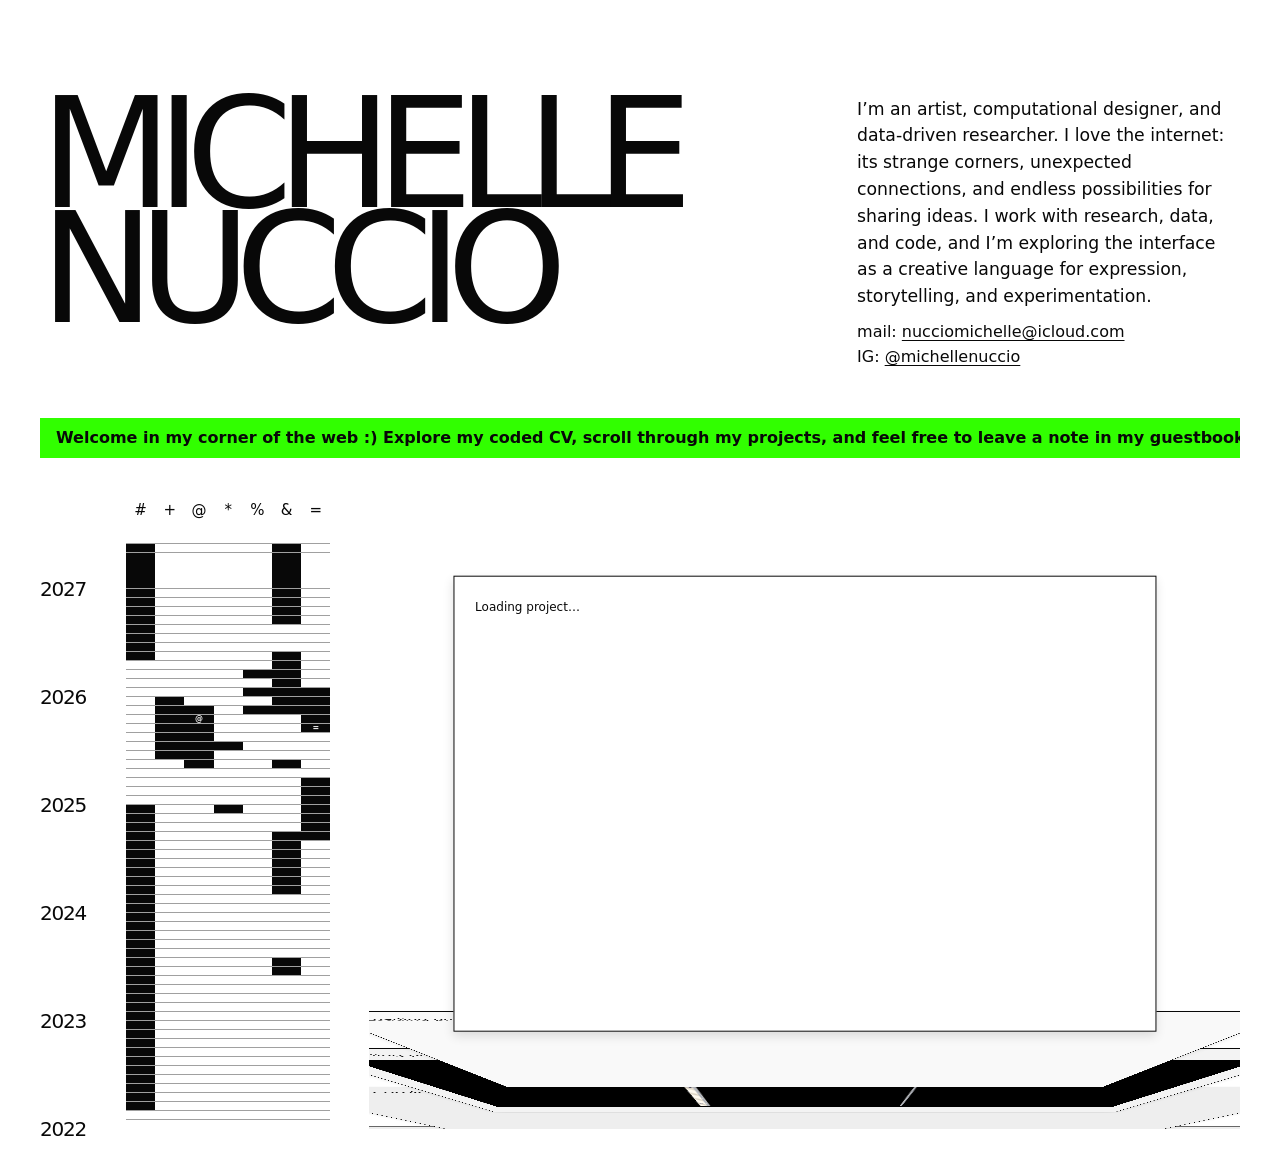
<file: index.html>
<!doctype html>
<html lang="en">
<head>
  <meta charset="utf-8" />
  <meta name="viewport" content="width=device-width, initial-scale=1" />
  <meta http-equiv="refresh" content="0; url=cv.html" />
  <title>Michelle Nuccio. Welcome in my corner of the web :)</title>
  <meta property="og:title" content="Michelle Nuccio. Welcome in my corner of the web :)" />
  <meta name="twitter:title" content="Michelle Nuccio. Welcome in my corner of the web :)" />
</head>
<body>
  <a href="cv.html">Open Michelle Nuccio’s CV</a>
</body>
</html>
</file>
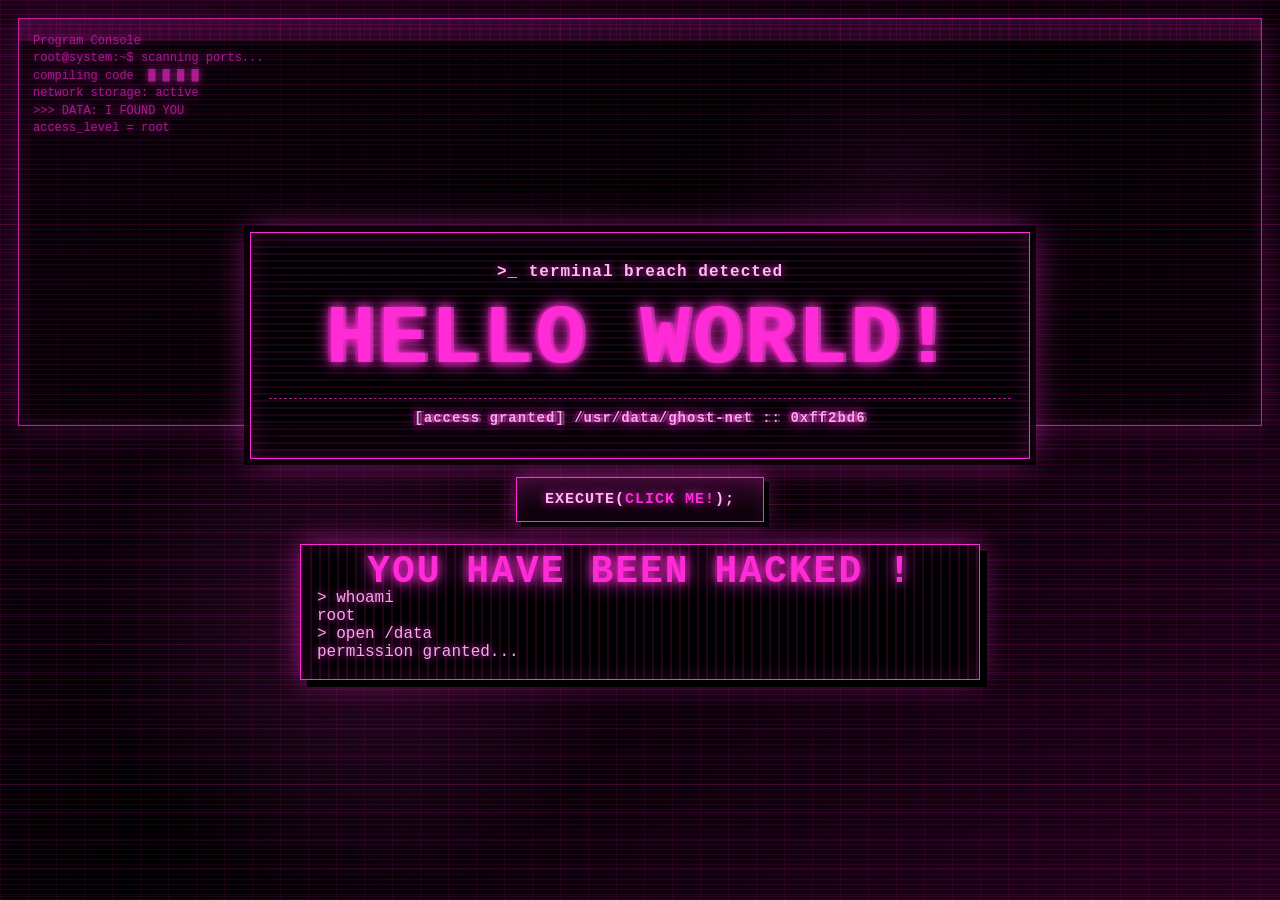
<file: #HELLO WORLD Excercise/index.html>
<!DOCTYPE html>
<html lang="en">
<head>
    <meta charset="UTF-8">
    <title>Module 1</title>
    <link rel="stylesheet" href="pinkhacker-style.css">
</head>

<body>

    <h1>Hello World!</h1>
    
<!-- Interactive elements with IDs for JavaScript -->
    <button id="demoButton">Click Me!</button>
    <div id="messageDisplay"></div>

    <script src="script.js"></script>

</body>
</html>
</file>
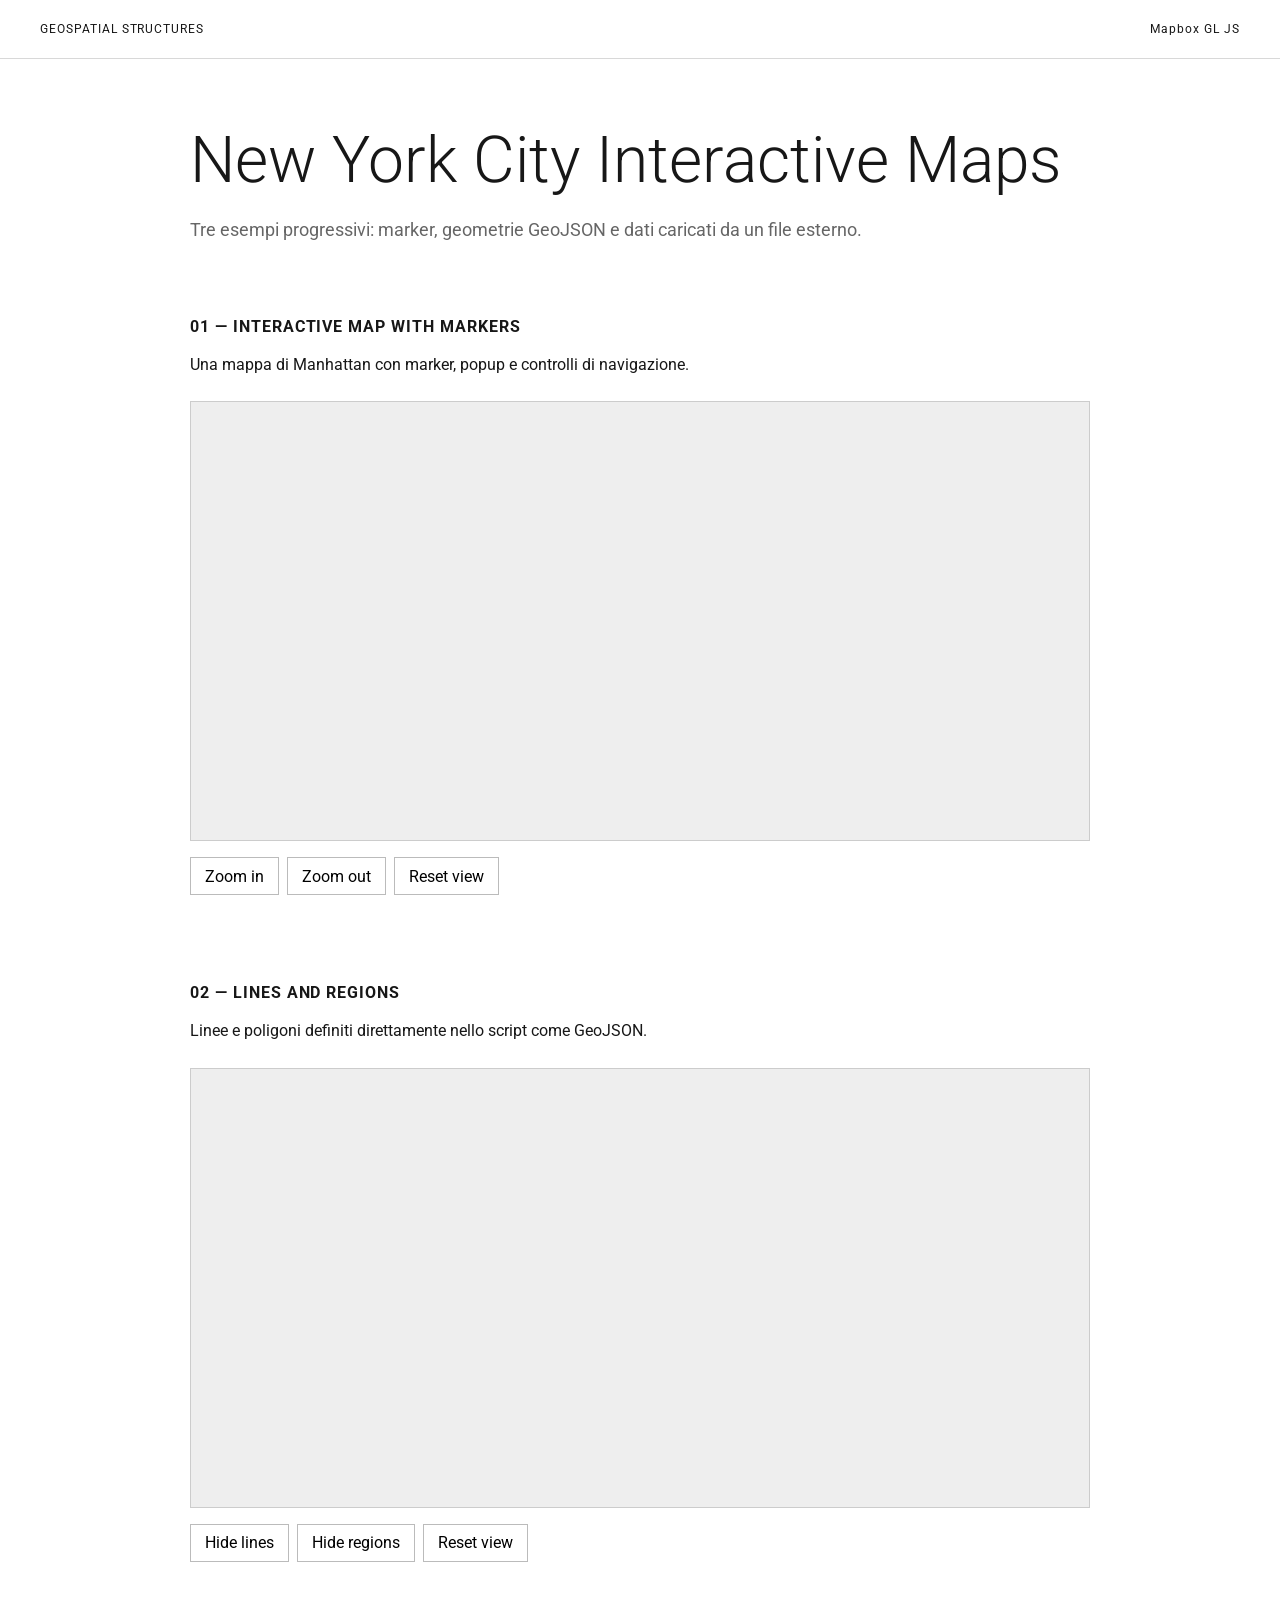
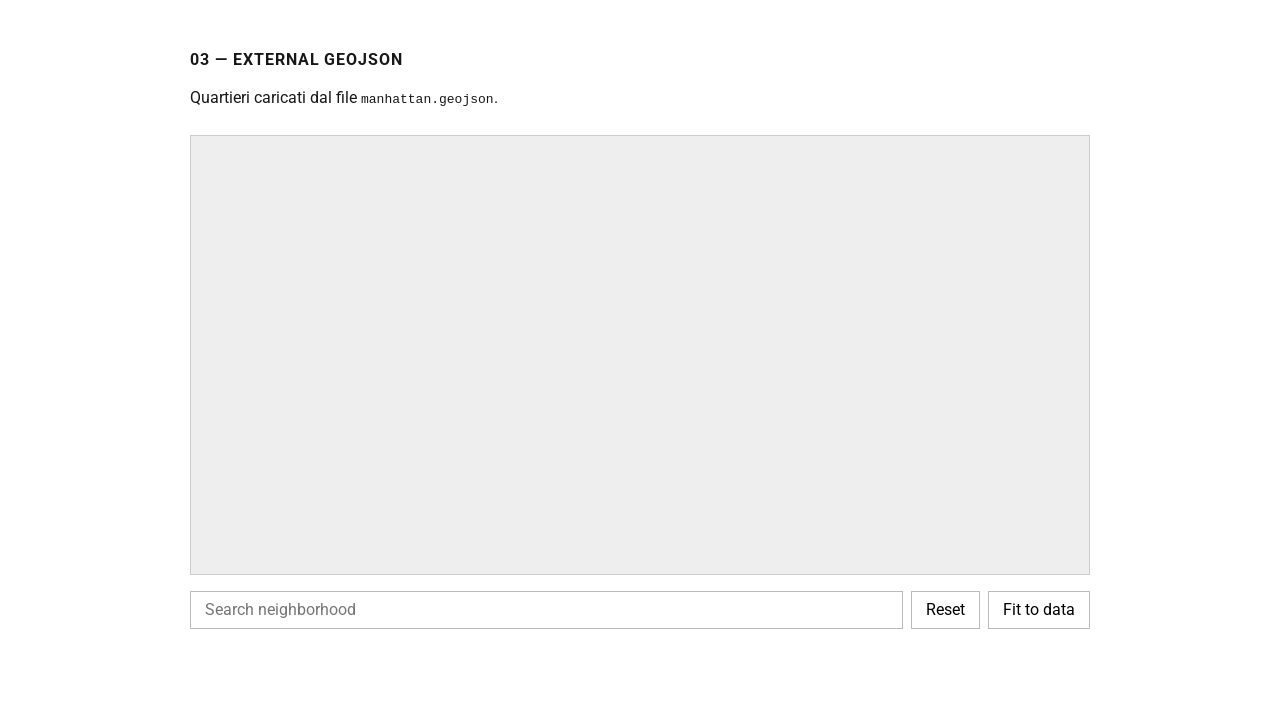
<file: _old/Geospatial Structures/index.html>
<!doctype html>
<html lang="it">
<head>
  <meta charset="utf-8">
  <meta name="viewport" content="width=device-width, initial-scale=1">
  <title>New York City — Mapbox Examples</title>
  <link href="https://api.mapbox.com/mapbox-gl-js/v3.12.0/mapbox-gl.css" rel="stylesheet">
  <link rel="stylesheet" href="style.css">
  <script src="https://api.mapbox.com/mapbox-gl-js/v3.12.0/mapbox-gl.js"></script>
</head>
<body>
  <header><span>GEOSPATIAL STRUCTURES</span><span>Mapbox GL JS</span></header>
  <main>
    <h1>New York City Interactive Maps</h1>
    <p class="intro">Tre esempi progressivi: marker, geometrie GeoJSON e dati caricati da un file esterno.</p>

    <section>
      <h2>01 — Interactive map with markers</h2>
      <p>Una mappa di Manhattan con marker, popup e controlli di navigazione.</p>
      <div id="mapbox-container-1" class="map"></div>
      <div class="controls">
        <button id="zoomIn">Zoom in</button><button id="zoomOut">Zoom out</button><button id="resetMap1">Reset view</button>
      </div>
    </section>

    <section>
      <h2>02 — Lines and regions</h2>
      <p>Linee e poligoni definiti direttamente nello script come GeoJSON.</p>
      <div id="mapbox-container-2" class="map"></div>
      <div class="controls">
        <button id="toggleLines">Hide lines</button><button id="toggleRegions">Hide regions</button><button id="resetMap2">Reset view</button>
      </div>
    </section>

    <section>
      <h2>03 — External GeoJSON</h2>
      <p>Quartieri caricati dal file <code>manhattan.geojson</code>.</p>
      <div id="mapbox-container-3" class="map"></div>
      <div class="controls">
        <input id="searchFeature" type="search" placeholder="Search neighborhood">
        <button id="resetFilters">Reset</button><button id="fitToData">Fit to data</button>
      </div>
      <p id="dataStatus" class="status" aria-live="polite"></p>
    </section>
  </main>
  <script src="mapBox_Sketch_01.js"></script>
  <script src="mapBox_Sketch_02.js"></script>
  <script src="mapBox_Sketch_03.js"></script>
</body>
</html>
</file>
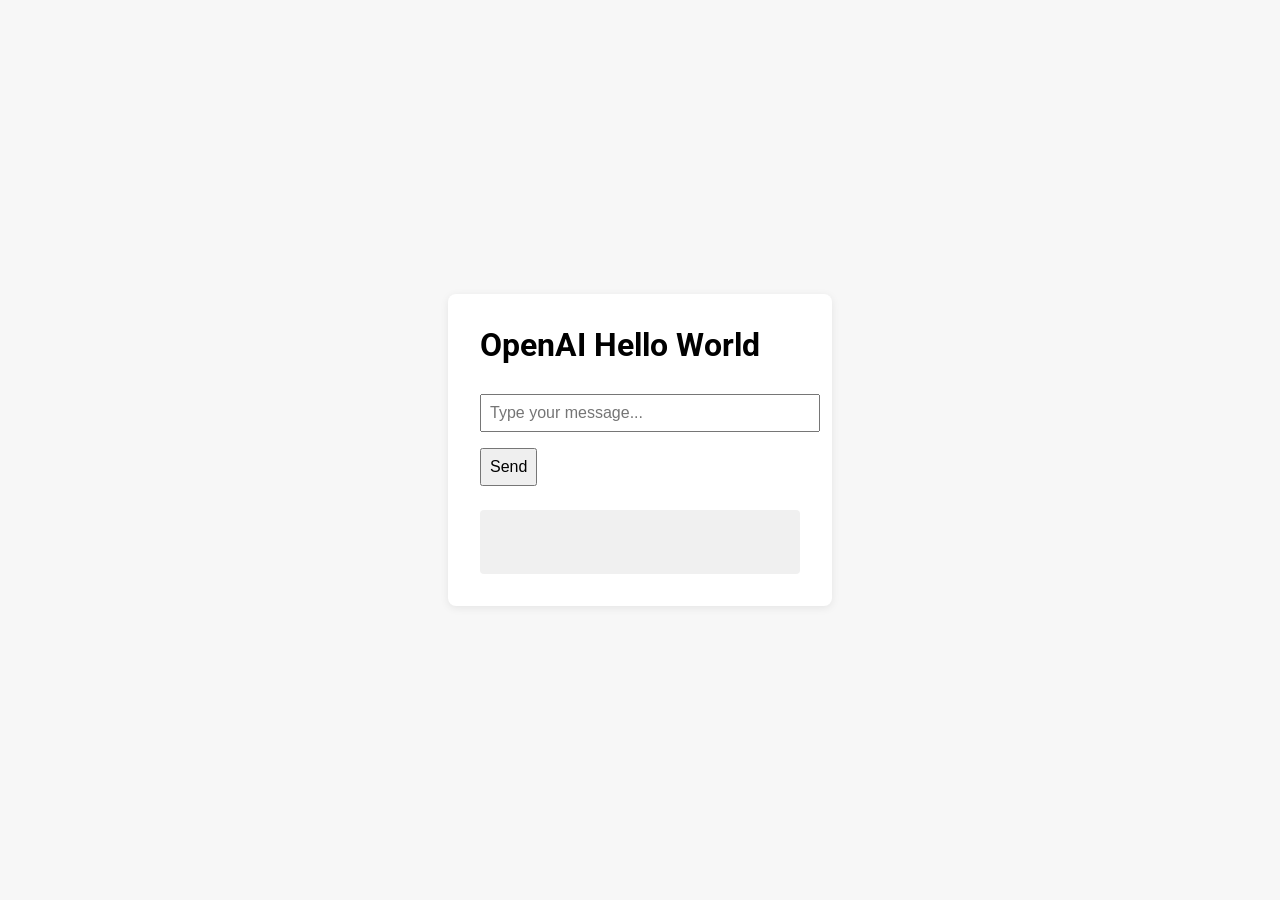
<file: _old/Agents/Examples/01 OpenAI Hello World/index.html>
<!DOCTYPE html>
<html lang="en">
<head>
  <meta charset="UTF-8">
  <title>OpenAI Hello World</title>
  <link href="https://fonts.googleapis.com/css2?family=Roboto:wght@300;400;700&display=swap" rel="stylesheet">
  <style>
    body { font-family: 'Roboto', sans-serif; background: #f7f7f7; margin: 0; padding: 0; display: flex; flex-direction: column; align-items: center; justify-content: center; height: 100vh; }
    .container { background: #fff; padding: 2rem; border-radius: 8px; box-shadow: 0 2px 8px rgba(0,0,0,0.08); min-width: 320px; }
    h1 { margin-top: 0; }
    input, button { font-size: 1rem; padding: 0.5rem; margin: 0.5rem 0; }
    #output { margin-top: 1rem; background: #f0f0f0; padding: 1rem; border-radius: 4px; min-height: 2em; }
  </style>
</head>
<body>
  <div class="container">
    <h1>OpenAI Hello World</h1>
    <input type="text" id="user-input" placeholder="Type your message..." style="width: 100%;">
    <button id="send-btn">Send</button>
    <div id="output"></div>
  </div>
  <script src="hello-openai.js"></script>
</body>
</html>
</file>
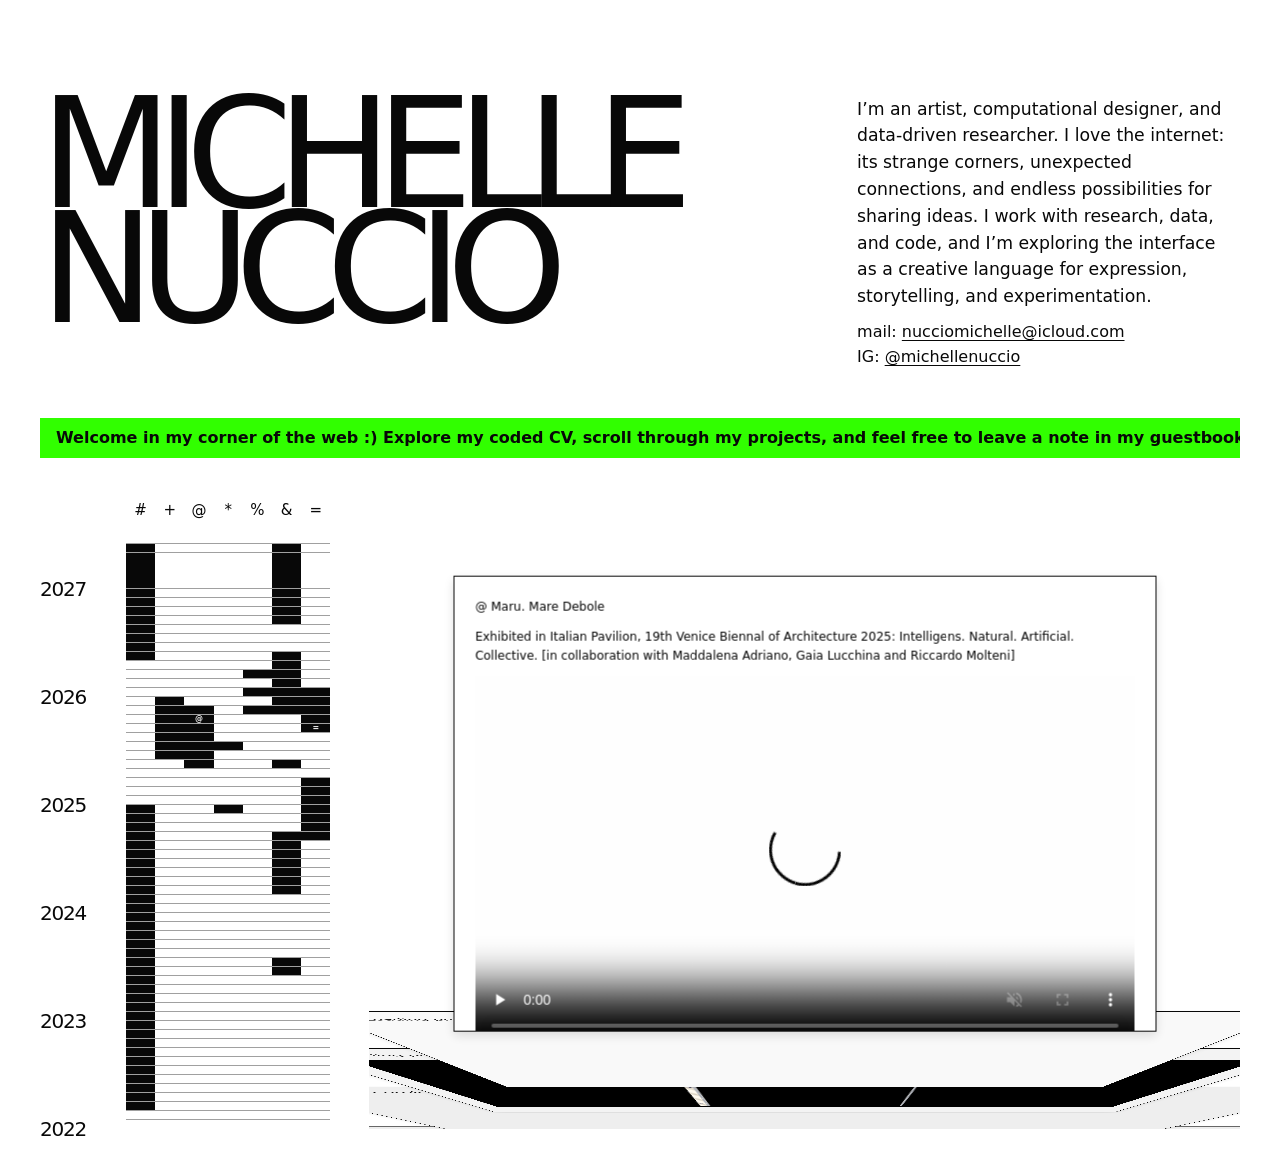
<file: cv.html>
<!doctype html>
<html lang="en">
<head>
  <meta charset="utf-8" />
  <meta name="viewport" content="width=device-width, initial-scale=1" />
  <meta name="theme-color" content="#ffffff" />
  <title>Michelle Nuccio. Welcome in my corner of the web :)</title>
  <meta property="og:title" content="Michelle Nuccio. Welcome in my corner of the web :)" />
  <meta name="twitter:title" content="Michelle Nuccio. Welcome in my corner of the web :)" />
  <link rel="stylesheet" href="cv.css?v=mobile-gallery-scroll" />
  <script src="js/cv.js?v=mobile-gallery-scroll" defer></script>
  <script src="js/project-word.js?v=on-demand" defer></script>
  <script src="js/guestbook.js?v=anonymous-requests" defer></script>
</head>
<body>
  <main class="cv-page">
    <header class="cv-header">
      <div class="title-block">
        <h1>Michelle<br />Nuccio</h1>
      </div>
      <div class="cv-profile">
        <p class="cv-intro">I’m an artist, computational designer, and data-driven researcher. I love the internet: its strange corners, unexpected connections, and endless possibilities for sharing ideas. I work with research, data, and code, and I’m exploring the interface as a creative language for expression, storytelling, and experimentation.</p>
        <div class="cv-contacts">
          <span>mail: <a href="mailto:nucciomichelle@icloud.com">nucciomichelle@icloud.com</a></span>
          <span>IG: <a href="https://www.instagram.com/michellenuccio/">@michellenuccio</a></span>
        </div>
      </div>
    </header>
    <div class="welcome-band" tabindex="0">
      <div class="welcome-track">
        <div class="welcome-copy">
          <span>Welcome in my corner of the web :) Explore my coded CV, scroll through my projects, and feel free to leave a note in my guestbook!</span>
          <span aria-hidden="true">Welcome in my corner of the web :) Explore my coded CV, scroll through my projects, and feel free to leave a note in my guestbook!</span>
        </div>
        <div class="welcome-copy" aria-hidden="true">
          <span>Welcome in my corner of the web :) Explore my coded CV, scroll through my projects, and feel free to leave a note in my guestbook!</span>
          <span>Welcome in my corner of the web :) Explore my coded CV, scroll through my projects, and feel free to leave a note in my guestbook!</span>
        </div>
      </div>
    </div>
    <nav class="mobile-section-nav" aria-label="Site sections">
      <button type="button" data-section="cv" aria-controls="cv-timeline" aria-pressed="true">CV</button>
      <button type="button" data-section="portfolio" aria-controls="cv-portfolio" aria-pressed="false">Portfolio</button>
    </nav>
    <div class="cv-workspace-frame">
    <div class="cv-workspace">
      <section class="cv-grid-section" id="cv-timeline" aria-label="Curriculum vitae">
        <div class="grid-wrap">
          <table class="cv-grid">
            <thead>
              <tr>
                <th class="year-heading" scope="col" aria-label="Year"></th>
                <th scope="col" aria-label="Education" tabindex="0">#</th>
                <th scope="col" aria-label="Collaborations" tabindex="0">+</th>
                <th scope="col" aria-label="Exhibitions" tabindex="0">@</th>
                <th scope="col" aria-label="Personal Projects" tabindex="0">*</th>
                <th scope="col" aria-label="Awards &amp; Scholarships" tabindex="0">%</th>
                <th scope="col" aria-label="Work Experience" tabindex="0">&amp;</th>
                <th scope="col" aria-label="Teaching Experience" tabindex="0">=</th>
              </tr>
            </thead>
            <tbody>
              <!-- experience-rows:start -->
              <tr style="--months-in-row: 5">
                <th scope="row"><span class="year-number">2027</span></th>
                <td>
                  <button class="event-trigger" style="--event-top: 0.000000%; --event-height: 100.000000%" data-event-group="cv-experience-12" type="button" aria-label="Master of Science in Computational Design Practice, May 2026–May 2027" aria-haspopup="dialog" aria-expanded="false" aria-controls="cv-experience-12"></button>
                </td>
                <td>
                </td>
                <td>
                </td>
                <td>
                </td>
                <td>
                </td>
                <td>
                  <button class="event-trigger" style="--event-top: 0.000000%; --event-height: 100.000000%" data-event-group="cv-experience-17" type="button" aria-label="Research Assistant, September 2026–May 2027" aria-haspopup="dialog" aria-expanded="false" aria-controls="cv-experience-17"></button>
                </td>
                <td>
                </td>
              </tr>
              <tr style="--months-in-row: 12">
                <th scope="row"><span class="year-number">2026</span></th>
                <td>
                  <button class="event-trigger" style="--event-top: 0.000000%; --event-height: 66.666667%" data-event-group="cv-experience-12" type="button" aria-label="Master of Science in Computational Design Practice, May 2026–May 2027" aria-haspopup="dialog" aria-expanded="false" aria-controls="cv-experience-12"></button>
                </td>
                <td>
                </td>
                <td>
                </td>
                <td>
                </td>
                <td>
                  <button class="event-trigger" style="--event-top: 75.000000%; --event-height: 8.333333%" data-event-group="cv-experience-4" type="button" aria-label="Ermenegildo Zegna Founder’s Scholarship, March 2026" aria-haspopup="dialog" aria-expanded="false" aria-controls="cv-experience-4"></button>
                  <button class="event-trigger" style="--event-top: 91.666667%; --event-height: 8.333333%" data-event-group="cv-experience-5" type="button" aria-label="Dean&#x27;s Scholarship, January 2026" aria-haspopup="dialog" aria-expanded="false" aria-controls="cv-experience-5"></button>
                </td>
                <td>
                  <button class="event-trigger" style="--event-top: 58.333333%; --event-height: 41.666667%" data-event-group="cv-experience-16" type="button" aria-label="Architect, November 2025–May 2026" aria-haspopup="dialog" aria-expanded="false" aria-controls="cv-experience-16"></button>
                  <button class="event-trigger" style="--event-top: 0.000000%; --event-height: 33.333333%" data-event-group="cv-experience-17" type="button" aria-label="Research Assistant, September 2026–May 2027" aria-haspopup="dialog" aria-expanded="false" aria-controls="cv-experience-17"></button>
                </td>
                <td>
                  <button class="event-trigger" style="--event-top: 91.666667%; --event-height: 8.333333%" data-event-group="cv-experience-21" type="button" aria-label="Theory in Contemporary Architectural Design., September 2025–January 2026" aria-haspopup="dialog" aria-expanded="false" aria-controls="cv-experience-21"></button>
                </td>
              </tr>
              <tr style="--months-in-row: 12">
                <th scope="row"><span class="year-number">2025</span></th>
                <td>
                </td>
                <td>
                  <button class="event-trigger" style="--event-top: 0.000000%; --event-height: 50.000000%" data-event-group="cv-experience-9" type="button" aria-label="Agenda Urbana Brescia 2050, July–December 2025" aria-haspopup="dialog" aria-expanded="false" aria-controls="cv-experience-9"></button>
                  <button class="event-trigger" style="--event-top: 50.000000%; --event-height: 8.333333%" data-event-group="cv-experience-10" type="button" aria-label="Caslino d&#x27;Erba 2026, June 2025" aria-haspopup="dialog" aria-expanded="false" aria-controls="cv-experience-10"></button>
                </td>
                <td>
                  <button class="event-trigger" style="--event-top: 8.333333%; --event-height: 58.333333%" data-event-group="cv-experience-7" type="button" aria-label="Maru. Mare Debole, May–November 2025" aria-haspopup="dialog" aria-expanded="false" aria-controls="cv-experience-7"></button>
                  <button class="event-trigger" style="--event-top: 16.666667%; --event-height: 8.333333%" data-event-group="cv-experience-8" type="button" aria-label="Ec(h)o-es in the Rings, October 2025" aria-haspopup="dialog" aria-expanded="false" aria-controls="cv-experience-8"><span class="event-trigger-symbol" aria-hidden="true">@</span></button>
                </td>
                <td>
                  <button class="event-trigger" style="--event-top: 41.666667%; --event-height: 8.333333%" data-event-group="cv-experience-3" type="button" aria-label="re-seeding., July 2025" aria-haspopup="dialog" aria-expanded="false" aria-controls="cv-experience-3"></button>
                </td>
                <td>
                  <button class="event-trigger" style="--event-top: 8.333333%; --event-height: 8.333333%" data-event-group="cv-experience-6" type="button" aria-label="Special Mention for Research - 2025 Graduate Award, November 2025" aria-haspopup="dialog" aria-expanded="false" aria-controls="cv-experience-6"></button>
                </td>
                <td>
                  <button class="event-trigger" style="--event-top: 0.000000%; --event-height: 16.666667%" data-event-group="cv-experience-16" type="button" aria-label="Architect, November 2025–May 2026" aria-haspopup="dialog" aria-expanded="false" aria-controls="cv-experience-16"></button>
                  <button class="event-trigger" style="--event-top: 58.333333%; --event-height: 8.333333%" data-event-group="cv-experience-15" type="button" aria-label="Welcome &amp; Vip Desk Assistant, May 2025" aria-haspopup="dialog" aria-expanded="false" aria-controls="cv-experience-15"></button>
                </td>
                <td>
                  <button class="event-trigger" style="--event-top: 0.000000%; --event-height: 33.333333%" data-event-group="cv-experience-21" type="button" aria-label="Theory in Contemporary Architectural Design., September 2025–January 2026" aria-haspopup="dialog" aria-expanded="false" aria-controls="cv-experience-21"></button>
                  <button class="event-trigger" style="--event-top: 83.333333%; --event-height: 16.666667%" data-event-group="cv-experience-18" type="button" aria-label="Theory in Contemporary Architectural Design., September 2024–February 2025" aria-haspopup="dialog" aria-expanded="false" aria-controls="cv-experience-18"></button>
                  <button class="event-trigger" style="--event-top: 75.000000%; --event-height: 8.333333%" data-event-group="cv-experience-19" type="button" aria-label="Workshop Codify Ecology, March 2025" aria-haspopup="dialog" aria-expanded="false" aria-controls="cv-experience-19"></button>
                  <button class="event-trigger" style="--event-top: 25.000000%; --event-height: 8.333333%" data-event-group="cv-experience-20" type="button" aria-label="Workshop Urban Narratives, September 2025" aria-haspopup="dialog" aria-expanded="false" aria-controls="cv-experience-20"><span class="event-trigger-symbol" aria-hidden="true">=</span></button>
                </td>
              </tr>
              <tr style="--months-in-row: 12">
                <th scope="row"><span class="year-number">2024</span></th>
                <td>
                  <button class="event-trigger" style="--event-top: 0.000000%; --event-height: 100.000000%" data-event-group="cv-experience-11" type="button" aria-label="Master of Science in Architecture - Built Environment Interiors, March 2022–December 2024" aria-haspopup="dialog" aria-expanded="false" aria-controls="cv-experience-11"></button>
                </td>
                <td>
                </td>
                <td>
                </td>
                <td>
                  <button class="event-trigger" style="--event-top: 0.000000%; --event-height: 8.333333%" data-event-group="cv-experience-2" type="button" aria-label="Left(L)over., December 2024" aria-haspopup="dialog" aria-expanded="false" aria-controls="cv-experience-2"></button>
                </td>
                <td>
                </td>
                <td>
                  <button class="event-trigger" style="--event-top: 25.000000%; --event-height: 58.333333%" data-event-group="cv-experience-14" type="button" aria-label="ESG Research Intern, March–September 2024" aria-haspopup="dialog" aria-expanded="false" aria-controls="cv-experience-14"></button>
                </td>
                <td>
                  <button class="event-trigger" style="--event-top: 0.000000%; --event-height: 33.333333%" data-event-group="cv-experience-18" type="button" aria-label="Theory in Contemporary Architectural Design., September 2024–February 2025" aria-haspopup="dialog" aria-expanded="false" aria-controls="cv-experience-18"></button>
                </td>
              </tr>
              <tr style="--months-in-row: 12">
                <th scope="row"><span class="year-number">2023</span></th>
                <td>
                  <button class="event-trigger" style="--event-top: 0.000000%; --event-height: 100.000000%" data-event-group="cv-experience-11" type="button" aria-label="Master of Science in Architecture - Built Environment Interiors, March 2022–December 2024" aria-haspopup="dialog" aria-expanded="false" aria-controls="cv-experience-11"></button>
                </td>
                <td>
                </td>
                <td>
                </td>
                <td>
                </td>
                <td>
                </td>
                <td>
                  <button class="event-trigger" style="--event-top: 41.666667%; --event-height: 16.666667%" data-event-group="cv-experience-13" type="button" aria-label="Worksphere Design Inern., June–July 2023" aria-haspopup="dialog" aria-expanded="false" aria-controls="cv-experience-13"></button>
                </td>
                <td>
                </td>
              </tr>
              <tr style="--months-in-row: 12">
                <th scope="row"><span class="year-number">2022</span></th>
                <td>
                  <button class="event-trigger" style="--event-top: 0.000000%; --event-height: 83.333333%" data-event-group="cv-experience-11" type="button" aria-label="Master of Science in Architecture - Built Environment Interiors, March 2022–December 2024" aria-haspopup="dialog" aria-expanded="false" aria-controls="cv-experience-11"></button>
                </td>
                <td>
                </td>
                <td>
                </td>
                <td>
                </td>
                <td>
                </td>
                <td>
                </td>
                <td>
                </td>
              </tr>
              <!-- experience-rows:end -->
            </tbody>
          </table>
        </div>
      </section>

      <section class="projects-panel" id="cv-portfolio" aria-label="Portfolio">
        <div class="project-gallery-frame">
          <div class="project-gallery" role="region" tabindex="0" aria-label="Projects">
            <div class="project-stage">
              <article class="project-card" aria-label="Maru. Mare Debole">
                <div class="project-document" tabindex="0" role="region" aria-label="Maru. Mare Debole document"
                  data-document="data/progetto-02.docx" data-video="data/videos/mare-debole.mp4">Loading project…</div>
              </article>
              <article class="project-card" aria-label="Ec(h)o-es in the Rings">
                <div class="project-document" tabindex="0" role="region" aria-label="Ec(h)o-es in the Rings document"
                  data-document="data/progetto-03.docx"
                  data-videos='{"BAWV_Installazione digitale.mp4":"data/videos/bolzano-installazione.mp4?v=1080p","Progetto03 Scan.mov":{"src":"data/videos/bolzano-scan.mp4?v=new-scan-1080","poster":"data/videos/bolzano-scan.jpg?v=new-scan","afterParagraph":"Sonic Tomography."}}'
                  data-video-after-credits="BAWV_Installazione digitale.mp4"
                  inert>Loading project…</div>
              </article>
              <article class="project-card" aria-label="Left(L)overs">
                <div class="project-document" tabindex="0" role="region" aria-label="Left(L)overs document"
                  data-document="data/progetto-04.docx" inert>
                  <div class="project-word-content">Loading project…</div>
                  <button class="thesis-book-button" type="button"
                    aria-label="Rotate Left(L)overs with the mouse or arrow keys">
                    <span class="thesis-book-scene" aria-hidden="true">
                      <span class="thesis-book">
                        <img class="thesis-book-face thesis-book-front" data-src="data/covers/leftlovers-front.webp" alt="" decoding="async" />
                        <img class="thesis-book-face thesis-book-back" data-src="data/covers/leftlovers-back.webp" alt="" decoding="async" />
                        <span class="thesis-book-face thesis-book-spine">
                          <span class="thesis-book-stitch"></span>
                          <span class="thesis-book-stitch"></span>
                          <span class="thesis-book-stitch"></span>
                          <span class="thesis-book-stitch"></span>
                          <span class="thesis-book-stitch"></span>
                        </span>
                        <span class="thesis-book-face thesis-book-pages"></span>
                        <span class="thesis-book-face thesis-book-top"></span>
                        <span class="thesis-book-face thesis-book-bottom"></span>
                      </span>
                    </span>
                  </button>
                  <div class="project-word-details"></div>
                </div>
              </article>
              <article class="project-card" aria-label="Agenda Urbana Brescia 2050">
                <div class="project-document" tabindex="0" role="region" aria-label="Agenda Urbana Brescia 2050 document"
                  data-document="data/progetto-01.docx" inert>Loading project…</div>
              </article>
              <article class="project-card" aria-label="Guestbook">
                <div class="project-document" id="guestbook" tabindex="0" role="region"
                  aria-labelledby="guestbook-title" inert>
                  <header class="guestbook-header">
                    <h2 class="guestbook-title" id="guestbook-title">Guestbook</h2>
                    <button class="guestbook-jump" type="button">Read entries</button>
                  </header>
                  <form class="guestbook-form">
                    <div class="guestbook-note-sheet">
                      <label for="guestbook-note">Write a note</label>
                      <textarea id="guestbook-note" rows="3" maxlength="600" placeholder="Say hi :)"></textarea>
                    </div>
                    <div class="guestbook-drawing">
                      <div class="guestbook-tools" role="group" aria-label="Drawing tools">
                        <div class="guestbook-tool-group">
                          <button type="button" data-tool="pen" aria-pressed="true">Pen</button>
                          <button type="button" data-tool="eraser" aria-pressed="false">Eraser</button>
                        </div>
                        <label class="guestbook-tool-group">
                          Ink <input type="color" value="#080808" aria-label="Pen colour" />
                        </label>
                        <label class="guestbook-tool-group">
                          Size <select aria-label="Stroke size">
                            <option value="2">Fine</option>
                            <option value="4" selected>Medium</option>
                            <option value="9">Broad</option>
                          </select>
                        </label>
                        <div class="guestbook-tool-group">
                          <button type="button" data-undo-drawing disabled>Undo</button>
                          <button type="button" data-clear-drawing>Clear</button>
                        </div>
                      </div>
                      <canvas class="guestbook-canvas" width="620" height="190" aria-label="Drawing canvas"></canvas>
                    </div>
                    <div class="guestbook-actions">
                      <p class="guestbook-status" role="status">Notes and drawings are public.</p>
                      <button type="submit">Post</button>
                    </div>
                  </form>
                  <section class="guestbook-public" aria-labelledby="guestbook-public-title">
                    <h3 id="guestbook-public-title" tabindex="-1">Notes &amp; drawings</h3>
                    <p class="guestbook-empty" hidden>No entries yet.</p>
                    <ul class="guestbook-entries"></ul>
                    <button class="guestbook-more" type="button" hidden>Older entries</button>
                  </section>
                </div>
              </article>
            </div>
            <div class="project-scroll-track" aria-hidden="true"></div>
          </div>
        </div>
      </section>
    </div>
    </div>

    <!-- experience-dialogs:start -->
    <dialog class="event-dialog" id="cv-experience-2" aria-labelledby="cv-experience-2-title">
      <button class="event-dialog-close" type="button" aria-label="Close">×</button>
      <p class="event-dialog-category">Personal Projects · December 2024</p>
      <h2 id="cv-experience-2-title">Left(L)over.</h2>
      <p class="event-dialog-status">Questioning Waste as Contemporary Mines through Epigenetic Landscapes</p>
      <p class="event-dialog-status">in collaboration with Riccardo Molteni</p>
      <p class="event-dialog-publication">Publication. Forthcoming.</p>
    </dialog>

    <dialog class="event-dialog" id="cv-experience-3" aria-labelledby="cv-experience-3-title">
      <button class="event-dialog-close" type="button" aria-label="Close">×</button>
      <p class="event-dialog-category">Personal Projects · July 2025</p>
      <h2 id="cv-experience-3-title">re-seeding.</h2>
      <p class="event-dialog-status">Showing as an act of soil regeneration after bombing.</p>
      <p class="event-dialog-status">in collaboration with Madalena Adriano, Gaia Lucchina and Riccardo Molteni</p>
    </dialog>

    <dialog class="event-dialog" id="cv-experience-4" aria-labelledby="cv-experience-4-title">
      <button class="event-dialog-close" type="button" aria-label="Close">×</button>
      <p class="event-dialog-category">Awards &amp; Scholarships · March 2026</p>
      <h2 id="cv-experience-4-title">Ermenegildo Zegna Founder’s Scholarship</h2>
      <p class="event-dialog-status">issued by Fondazione Zegna</p>
    </dialog>

    <dialog class="event-dialog" id="cv-experience-5" aria-labelledby="cv-experience-5-title">
      <button class="event-dialog-close" type="button" aria-label="Close">×</button>
      <p class="event-dialog-category">Awards &amp; Scholarships · January 2026</p>
      <h2 id="cv-experience-5-title">Dean&#x27;s Scholarship</h2>
      <p class="event-dialog-status">issued by Columbia University GSAPP</p>
    </dialog>

    <dialog class="event-dialog" id="cv-experience-6" aria-labelledby="cv-experience-6-title">
      <button class="event-dialog-close" type="button" aria-label="Close">×</button>
      <p class="event-dialog-category">Awards &amp; Scholarships · November 2025</p>
      <h2 id="cv-experience-6-title">Special Mention for Research - 2025 Graduate Award</h2>
      <p class="event-dialog-status">issued by Fondazione OAMI</p>
    </dialog>

    <dialog class="event-dialog" id="cv-experience-7" aria-labelledby="cv-experience-7-title">
      <button class="event-dialog-close" type="button" aria-label="Close">×</button>
      <p class="event-dialog-category">Exhibitions · May–November 2025</p>
      <h2 id="cv-experience-7-title">Maru. Mare Debole</h2>
      <p class="event-dialog-status">at 19th edition of Venice Architecture Biennale [Intelligens. Natural. Artificial. Collective] Italian Pavilion</p>
      <p class="event-dialog-status">in collaboration with Maddalena Adriano, Gaia Lucchina and Riccardo Molteni</p>
      <p class="event-dialog-publication">Place: Venezia, Italy</p>
      <p class="event-dialog-publication">from May 2025 to Nov. 2025</p>
    </dialog>

    <dialog class="event-dialog" id="cv-experience-8" aria-labelledby="cv-experience-8-title">
      <button class="event-dialog-close" type="button" aria-label="Close">×</button>
      <p class="event-dialog-category">Exhibitions · October 2025</p>
      <h2 id="cv-experience-8-title">Ec(h)o-es in the Rings</h2>
      <p class="event-dialog-status">at Bolzano Art Week 2025</p>
      <p class="event-dialog-status">in collaboration with Riccardo Molteni</p>
      <p class="event-dialog-publication">Place: Palais Campofranco, Bolzano, Italy</p>
      <p class="event-dialog-publication">October 2025</p>
    </dialog>

    <dialog class="event-dialog" id="cv-experience-9" aria-labelledby="cv-experience-9-title">
      <button class="event-dialog-close" type="button" aria-label="Close">×</button>
      <p class="event-dialog-category">Collaborations · July–December 2025</p>
      <h2 id="cv-experience-9-title">Agenda Urbana Brescia 2050</h2>
      <p class="event-dialog-status">in collaboration with Elisa Cristiana Cattaneo</p>
    </dialog>

    <dialog class="event-dialog" id="cv-experience-10" aria-labelledby="cv-experience-10-title">
      <button class="event-dialog-close" type="button" aria-label="Close">×</button>
      <p class="event-dialog-category">Collaborations · June 2025</p>
      <h2 id="cv-experience-10-title">Caslino d&#x27;Erba 2026</h2>
      <p class="event-dialog-status">in collaboration with Chiara Toscani</p>
    </dialog>

    <dialog class="event-dialog" id="cv-experience-11" aria-labelledby="cv-experience-11-title">
      <button class="event-dialog-close" type="button" aria-label="Close">×</button>
      <p class="event-dialog-category">Education · March 2022–December 2024</p>
      <h2 id="cv-experience-11-title">Master of Science in Architecture - Built Environment Interiors</h2>
      <p class="event-dialog-status">Politecnico di Milano.</p>
    </dialog>

    <dialog class="event-dialog" id="cv-experience-12" aria-labelledby="cv-experience-12-title">
      <button class="event-dialog-close" type="button" aria-label="Close">×</button>
      <p class="event-dialog-category">Education · May 2026–May 2027</p>
      <h2 id="cv-experience-12-title">Master of Science in Computational Design Practice</h2>
      <p class="event-dialog-status">Columbia University. Graduate School of Architecture, Planning and Preservation.</p>
    </dialog>

    <dialog class="event-dialog" id="cv-experience-13" aria-labelledby="cv-experience-13-title">
      <button class="event-dialog-close" type="button" aria-label="Close">×</button>
      <p class="event-dialog-category">Work Experience · June–July 2023</p>
      <h2 id="cv-experience-13-title">Worksphere Design Inern.</h2>
      <p class="event-dialog-status">at IL PRISMA ARCHITETTURA S.R.L.</p>
      <p class="event-dialog-publication">Milano, Italy</p>
    </dialog>

    <dialog class="event-dialog" id="cv-experience-14" aria-labelledby="cv-experience-14-title">
      <button class="event-dialog-close" type="button" aria-label="Close">×</button>
      <p class="event-dialog-category">Work Experience · March–September 2024</p>
      <h2 id="cv-experience-14-title">ESG Research Intern</h2>
      <p class="event-dialog-status">at IL PRISMA ARCHITETTURA S.R.L.</p>
      <p class="event-dialog-publication">Milano, Italy</p>
    </dialog>

    <dialog class="event-dialog" id="cv-experience-15" aria-labelledby="cv-experience-15-title">
      <button class="event-dialog-close" type="button" aria-label="Close">×</button>
      <p class="event-dialog-category">Work Experience · May 2025</p>
      <h2 id="cv-experience-15-title">Welcome &amp; Vip Desk Assistant</h2>
      <p class="event-dialog-status">at ALCOVA</p>
      <p class="event-dialog-publication">Varedo, Italy</p>
    </dialog>

    <dialog class="event-dialog" id="cv-experience-16" aria-labelledby="cv-experience-16-title">
      <button class="event-dialog-close" type="button" aria-label="Close">×</button>
      <p class="event-dialog-category">Work Experience · November 2025–May 2026</p>
      <h2 id="cv-experience-16-title">Architect</h2>
      <p class="event-dialog-status">at VMR Archittura</p>
      <p class="event-dialog-publication">Milano, Italy</p>
    </dialog>

    <dialog class="event-dialog" id="cv-experience-17" aria-labelledby="cv-experience-17-title">
      <button class="event-dialog-close" type="button" aria-label="Close">×</button>
      <p class="event-dialog-category">Work Experience · September 2026–May 2027</p>
      <h2 id="cv-experience-17-title">Research Assistant</h2>
      <p class="event-dialog-status">at Temple Hoyne Buell Center for the study of Architecture at Columbia University</p>
      <p class="event-dialog-publication">New York City, New York</p>
    </dialog>

    <dialog class="event-dialog" id="cv-experience-18" aria-labelledby="cv-experience-18-title">
      <button class="event-dialog-close" type="button" aria-label="Close">×</button>
      <p class="event-dialog-category">Teaching Experience · September 2024–February 2025</p>
      <h2 id="cv-experience-18-title">Theory in Contemporary Architectural Design.</h2>
      <p class="event-dialog-status">(University Teaching Assistant)</p>
      <p class="event-dialog-status">Elisa Cristiana Cattaneo</p>
      <p class="event-dialog-publication">at Politecnico di Milano</p>
    </dialog>

    <dialog class="event-dialog" id="cv-experience-19" aria-labelledby="cv-experience-19-title">
      <button class="event-dialog-close" type="button" aria-label="Close">×</button>
      <p class="event-dialog-category">Teaching Experience · March 2025</p>
      <h2 id="cv-experience-19-title">Workshop Codify Ecology</h2>
      <p class="event-dialog-status">(University Teaching Assistant)</p>
      <p class="event-dialog-status">Elisa Cristiana Cattaneo</p>
      <p class="event-dialog-publication">at Domus Academy, Milano</p>
    </dialog>

    <dialog class="event-dialog" id="cv-experience-20" aria-labelledby="cv-experience-20-title">
      <button class="event-dialog-close" type="button" aria-label="Close">×</button>
      <p class="event-dialog-category">Teaching Experience · September 2025</p>
      <h2 id="cv-experience-20-title">Workshop Urban Narratives</h2>
      <p class="event-dialog-status">(University Teaching Assistant)</p>
      <p class="event-dialog-status">Elisa Cristiana Cattaneo</p>
      <p class="event-dialog-publication">at Domus Academy, Milano</p>
    </dialog>

    <dialog class="event-dialog" id="cv-experience-21" aria-labelledby="cv-experience-21-title">
      <button class="event-dialog-close" type="button" aria-label="Close">×</button>
      <p class="event-dialog-category">Teaching Experience · September 2025–January 2026</p>
      <h2 id="cv-experience-21-title">Theory in Contemporary Architectural Design.</h2>
      <p class="event-dialog-status">(University Teaching Assistant)</p>
      <p class="event-dialog-status">Elisa Cristiana Cattaneo</p>
      <p class="event-dialog-publication">at Politecnico di Milano</p>
    </dialog>
    <!-- experience-dialogs:end -->
  </main>
</body>
</html>
</file>
<file: #HELLO WORLD Excercise/pinkhacker-style.css>
/* 
  Fuchsia Hacker Terminal
  Aesthetic: monochrome hacker interface, compromised terminal,
  fuchsia glow, data windows, and CRT screen effects.
*/

/* 
  Global reset:
  border-box makes element sizing easier because padding and borders
  are included inside the declared width and height.
*/
* {
  box-sizing: border-box;
}

/* 
  Page root:
  min-height helps the page fill the available screen height.
  The crosshair cursor adds a technical, hacker-interface feeling.
*/
html {
  min-height: 100%;
  cursor: crosshair;
}

/* 
  Main page body:
  Flexbox centers the page content vertically and horizontally.
  The whole screen is treated like a fuchsia terminal on a black monitor.
*/
body {
  margin: 0;
  min-height: 100vh;
  padding: 58px 16px 46px;
  display: flex;
  flex-direction: column;
  justify-content: center;
  align-items: center;
  gap: 18px;
  overflow: hidden;

  /* Monospace fonts make the interface feel like code or a terminal. */
  font-family: "Courier New", "Lucida Console", Monaco, monospace;
  color: #ff2bd6;
  text-align: center;

  /* 
    Background system:
    - deep black base;
    - thin fuchsia grid;
    - radial neon glows;
    - dark purple/black gradient for depth.
  */
  background-color: #080006;
  background-image:
    linear-gradient(rgba(255, 43, 214, 0.11) 1px, transparent 1px),
    linear-gradient(90deg, rgba(255, 43, 214, 0.08) 1px, transparent 1px),
    radial-gradient(circle at 70% 24%, rgba(255, 43, 214, 0.22), transparent 18%),
    radial-gradient(circle at 28% 70%, rgba(255, 43, 214, 0.16), transparent 24%),
    linear-gradient(135deg, #190014 0%, #000000 46%, #24001c 100%);
  background-size: 28px 28px, 28px 28px, auto, auto, auto;
}

/* 
  body::before:
  Creates a decorative terminal/data window in the background.
  This is generated with CSS only, so no extra HTML is required.
*/
body::before {
  /* 
    Multi-line fake terminal text.
    \A creates line breaks inside content.
    white-space: pre makes those line breaks visible.
  */
  content:
    "Program Console\A"
    "root@system:~$ scanning ports...\A"
    "compiling code  █ █ █ █\A"
    "network storage: active\A"
    ">>> DATA: I FOUND YOU\A"
    "access_level = root";
  white-space: pre;

  /* Fixed positioning keeps the fake panel on screen. */
  position: fixed;
  inset: 18px 18px auto 18px;
  z-index: 3;
  height: 42vh;
  padding: 14px;

  /* 
    Border, title-bar gradient, and vertical data lines
    simulate a monitoring window or system console.
  */
  border: 1px solid #ff2bd6;
  background:
    linear-gradient(180deg, rgba(255, 43, 214, 0.18) 0 22px, rgba(0, 0, 0, 0.78) 22px),
    repeating-linear-gradient(
      90deg,
      rgba(255, 43, 214, 0.08) 0 2px,
      transparent 2px 10px
    );
  color: rgba(255, 43, 214, 0.82);

  font-size: 12px;
  line-height: 1.45;
  text-align: left;

  /* Glow and transparency make the panel feel projected on a CRT screen. */
  text-shadow: 0 0 8px #ff2bd6;
  box-shadow:
    inset 0 0 22px rgba(255, 43, 214, 0.18),
    0 0 28px rgba(255, 43, 214, 0.28);
  opacity: 0.72;
}

/* 
  body::after:
  Adds CRT scanlines and dark screen edges.
*/
body::after {
  content: "";
  position: fixed;
  inset: 0;
  z-index: 4;
  pointer-events: none;

  /* 
    The repeating gradient creates horizontal monitor lines.
    The radial gradient darkens the edges and keeps attention in the center.
  */
  background:
    repeating-linear-gradient(
      0deg,
      rgba(255, 43, 214, 0.12) 0,
      rgba(255, 43, 214, 0.12) 1px,
      transparent 1px,
      transparent 5px
    ),
    radial-gradient(circle at center, transparent 0 42%, rgba(0, 0, 0, 0.42) 78%, rgba(0, 0, 0, 0.9) 100%);
  mix-blend-mode: screen;
  opacity: 0.62;
}

/* Main content sits above the decorative overlays. */
h1,
button,
#messageDisplay {
  position: relative;
  z-index: 6;
}

/* 
  Main heading:
  Works as the central hacked-system message.
*/
h1 {
  width: min(780px, 94vw);
  margin: 0;
  padding: 30px 18px;

  /* Thin neon border and internal scanlines. */
  border: 1px solid #ff2bd6;
  background:
    repeating-linear-gradient(
      0deg,
      rgba(255, 43, 214, 0.1) 0 2px,
      transparent 2px 7px
    ),
    rgba(0, 0, 0, 0.88);
  color: #ff2bd6;

  font-family: "Courier New", "Lucida Console", monospace;
  font-size: clamp(38px, 8vw, 84px);
  line-height: 1.05;
  letter-spacing: 2px;
  text-transform: uppercase;

  /* Multiple shadows create neon glow and slight glitch separation. */
  text-shadow:
    0 0 8px #ff2bd6,
    0 0 18px #ff2bd6,
    3px 0 0 rgba(255, 184, 244, 0.35),
    -3px 0 0 rgba(100, 0, 78, 0.8);

  /* Outer and inner shadows make the heading feel like a lit display panel. */
  box-shadow:
    0 0 0 6px rgba(0, 0, 0, 0.82),
    0 0 34px rgba(255, 43, 214, 0.55),
    inset 0 0 24px rgba(255, 43, 214, 0.18);

  /* Flicker animation makes the terminal feel unstable. */
  animation: terminalFlicker 1.6s steps(2, end) infinite;
}

/* Label above the heading, styled like a terminal status line. */
h1::before {
  content: ">_ terminal breach detected";
  display: block;
  margin-bottom: 14px;

  color: #ffb8f4;
  font-size: clamp(12px, 2.8vw, 16px);
  line-height: 1.2;
  letter-spacing: 1px;
  text-transform: lowercase;
  text-shadow: 0 0 10px #ff2bd6;
}

/* Label below the heading, styled like a system path or access log. */
h1::after {
  content: "[ACCESS GRANTED]  /usr/data/ghost-net  ::  0xff2bd6";
  display: block;
  margin-top: 14px;
  padding-top: 10px;

  border-top: 1px dashed rgba(255, 43, 214, 0.65);
  color: rgba(255, 184, 244, 0.92);

  font-size: clamp(11px, 2.4vw, 14px);
  line-height: 1.35;
  letter-spacing: 1px;
  text-transform: lowercase;
}

/* 
  Button:
  Styled like an executable terminal command.
*/
button {
  min-width: 248px;
  padding: 13px 24px;

  border: 1px solid #ff2bd6;
  background:
    linear-gradient(180deg, rgba(255, 43, 214, 0.2), rgba(0, 0, 0, 0.95)),
    rgba(0, 0, 0, 0.9);
  color: #ff2bd6;

  font-family: "Courier New", "Lucida Console", monospace;
  font-size: 15px;
  font-weight: bold;
  letter-spacing: 1px;
  text-transform: uppercase;

  cursor: pointer;
  text-shadow: 0 0 10px #ff2bd6;
  box-shadow:
    5px 5px 0 #000000,
    0 0 20px rgba(255, 43, 214, 0.5),
    inset 0 0 18px rgba(255, 43, 214, 0.12);
}

/* Adds execute( before the button label. */
button::before {
  content: "execute(";
  color: #ffb8f4;
}

/* Adds ); after the button label and makes it blink like a cursor. */
button::after {
  content: ");";
  color: #ffb8f4;
  animation: blink 0.7s steps(1, end) infinite;
}

/* 
  Button hover:
  Turns the button into a loud striped fuchsia/pink/black command surface.
*/
button:hover {
  color: #000000;
  background:
    repeating-linear-gradient(
      90deg,
      #ff2bd6 0 8px,
      #ffb8f4 8px 16px,
      #1c0016 16px 24px
    );
  text-shadow: none;
  transform: translate(3px, 3px);
  box-shadow:
    2px 2px 0 #000000,
    0 0 28px rgba(255, 43, 214, 0.9);
}

/* Button active state: moves down/right to feel pressed. */
button:active {
  transform: translate(6px, 6px);
  box-shadow: 1px 1px 0 #000000;
}

/* 
  Message display:
  A terminal/log panel for feedback or generated messages.
*/
#messageDisplay {
  width: min(680px, 92vw);
  min-height: 112px;
  margin-top: 4px;
  padding: 44px 16px 18px;

  border: 1px solid #ff2bd6;
  background:
    repeating-linear-gradient(
      90deg,
      rgba(255, 43, 214, 0.12) 0 2px,
      transparent 2px 9px
    ),
    #000000;
  color: #ff2bd6;

  font-family: "Courier New", "Lucida Console", monospace;
  font-size: 16px;
  text-align: left;
  text-shadow: 0 0 9px #ff2bd6;

  box-shadow:
    7px 7px 0 #000000,
    0 0 26px rgba(255, 43, 214, 0.5),
    inset 0 0 24px rgba(255, 43, 214, 0.14);
}

/* Header text inside the message display. */
#messageDisplay::before {
  content: "YOU HAVE BEEN HACKED !";
  position: absolute;
  top: 8px;
  left: 0;
  right: 0;

  color: #ff2bd6;
  font-family: "Courier New", monospace;
  font-size: clamp(22px, 5vw, 38px);
  font-weight: bold;
  line-height: 1;
  letter-spacing: 2px;
  text-align: center;
  text-shadow:
    0 0 10px #ff2bd6,
    0 0 22px #ff2bd6;
}

/* Default placeholder when the message display is empty. */
#messageDisplay:empty::after {
  content: "> whoami\Aroot\A> open /data\Apermission granted...";
  white-space: pre;
  color: rgba(255, 184, 244, 0.92);
}

/* Links match the fuchsia terminal palette. */
a {
  color: #ffb8f4;
  text-decoration: underline;
  text-shadow: 0 0 10px #ff2bd6;
}

/* Visited links become slightly darker. */
a:visited {
  color: #c76cb8;
}

/* Text selection styling. */
::selection {
  background: #ff2bd6;
  color: #000000;
}

/* Blinking cursor animation. */
@keyframes blink {
  50% {
    opacity: 0;
  }
}

/* 
  Terminal flicker animation:
  Slightly shifts and fades the heading to imitate an unstable monitor.
*/
@keyframes terminalFlicker {
  0%, 100% {
    opacity: 1;
    transform: translate(0, 0);
  }

  45% {
    opacity: 0.86;
    transform: translate(2px, -1px);
  }

  50% {
    opacity: 1;
    transform: translate(-2px, 1px);
  }
}

/* 
  Mobile layout:
  On small screens, content starts from the top and the page can scroll.
*/
@media (max-width: 520px) {
  body {
    justify-content: flex-start;
    padding-top: 58px;
    overflow-y: auto;
  }

  /* Reduces the background terminal window on mobile. */
  body::before {
    inset: 12px 12px auto 12px;
    height: 34vh;
    font-size: 10px;
  }

  h1 {
    padding: 26px 12px;
  }

  button {
    width: min(315px, 90vw);
    min-width: 0;
    font-size: 13px;
  }

  #messageDisplay {
    font-size: 14px;
  }
}
</file>
<file: _old/Geospatial Structures/style.css>
@import url('https://fonts.googleapis.com/css2?family=Roboto:wght@300;400;700&display=swap');
:root { font-family: Roboto, Arial, sans-serif; color: #171717; background: #fff; }
* { box-sizing: border-box; }
body { margin: 0; }
header { display: flex; justify-content: space-between; padding: 22px 40px; border-bottom: 1px solid #d8d8d8; font-size: 12px; letter-spacing: .08em; }
main { width: min(900px, calc(100% - 40px)); margin: 64px auto; }
h1 { font-size: clamp(32px, 6vw, 64px); font-weight: 300; margin: 0 0 16px; }
.intro { color: #666; font-size: 18px; margin-bottom: 72px; }
section { margin: 0 0 88px; }
h2 { font-size: 16px; text-transform: uppercase; letter-spacing: .06em; margin-bottom: 10px; }
p { line-height: 1.6; }
.map { width: 100%; height: 440px; margin: 24px 0 16px; border: 1px solid #ccc; background: #eee; }
.controls { display: flex; flex-wrap: wrap; gap: 8px; }
button, input { min-height: 38px; padding: 8px 14px; border: 1px solid #bbb; background: #fff; font: inherit; }
button { cursor: pointer; }
button:hover { background: #eee; }
input { flex: 1 1 220px; }
.status { color: #666; font-size: 14px; }
@media (max-width: 600px) { header { padding: 18px 20px; } .map { height: 360px; } }
</file>
<file: cv.css>
:root {
  color-scheme: light;
  --paper: #fff;
  --ink: #080808;
  --muted: #646464;
  --line: #31ff00;
  --accent: #080808;
  --month-grid: none;
  font-family: system-ui, sans-serif;
  font-weight: 300;
}

* {
  box-sizing: border-box;
}

html {
  min-width: 320px;
  min-height: 100%;
  background: var(--paper);
}

body {
  margin: 0;
  color: var(--ink);
}

button {
  font-family: inherit;
}

a {
  color: inherit;
  text-decoration: none;
}

.cv-page {
  width: min(100% - 80px, 1480px);
  margin: 0 auto;
  padding: 28px 0 24px;
}

.cv-header {
  position: relative;
  z-index: 3;
  display: grid;
  grid-template-columns: minmax(0, 2fr) minmax(0, 1fr);
  align-content: center;
  gap: clamp(24px, 4vw, 64px);
  min-height: 390px;
  padding: 58px 0 42px;
  isolation: isolate;
}

.title-block {
  position: relative;
  z-index: 1;
}

#guestbook {
  overscroll-behavior-y: contain;
}

.guestbook-header,
.guestbook-actions {
  display: flex;
  align-items: center;
  justify-content: space-between;
  gap: 12px;
}

.guestbook-title {
  margin: 0;
  font-size: 1.5rem;
  font-weight: 500;
}

.guestbook-jump {
  padding: 0;
  border: 0;
  background: transparent;
  color: var(--ink);
  text-decoration: underline;
  text-underline-offset: 0.18em;
  cursor: pointer;
}

.guestbook-form {
  display: grid;
  gap: 12px;
  margin-top: 16px;
}

.guestbook-note-sheet,
.guestbook-drawing {
  min-width: 0;
  border: 1px solid #bbb;
  background: #fff;
}

.guestbook-note-sheet label {
  display: block;
  padding: 6px 10px;
  border-bottom: 1px solid #ddd;
  background: #f2f2f2;
  font-weight: 500;
}

.guestbook-form textarea {
  display: block;
  width: 100%;
  min-height: 5em;
  padding: 10px;
  border: 0;
  background: #fff;
  color: var(--ink);
  resize: vertical;
  font: inherit;
}

.guestbook-canvas {
  display: block;
  width: 100%;
  height: auto;
  background: #fff;
  cursor: crosshair;
  touch-action: none;
}

.guestbook-tools,
.guestbook-tool-group {
  display: flex;
  flex-wrap: wrap;
  align-items: center;
  gap: 5px;
}

.guestbook-tools {
  gap: 6px 12px;
  padding: 6px;
  border-bottom: 1px solid #ccc;
  background: #f2f2f2;
}

.guestbook-tools input[type="color"] {
  width: 28px;
  height: 26px;
  padding: 1px 2px;
}

.guestbook-tools select {
  font: inherit;
}

.guestbook-tools button,
.guestbook-actions button,
.guestbook-more {
  padding: 5px 8px;
  border: 1px solid #aaa;
  background: var(--paper);
  color: var(--ink);
  font-size: inherit;
  cursor: pointer;
}

.guestbook-tools button[aria-pressed="true"],
.guestbook-actions button[type="submit"] {
  border-color: var(--ink);
  background: var(--ink);
  color: var(--paper);
}

.guestbook-tools button:disabled,
.guestbook-actions button:disabled,
.guestbook-more:disabled {
  opacity: 0.5;
  cursor: default;
}

.guestbook-status,
.guestbook-empty {
  margin: 0;
  color: var(--muted);
}

.guestbook-public {
  margin-top: 28px;
  padding-top: 14px;
  border-top: 1px solid #a0a0a0;
}

.guestbook-public h3 {
  margin: 0 0 10px;
  font-size: 1rem;
  font-weight: 500;
}

.guestbook-entries {
  margin: 0;
  padding: 0;
  list-style: none;
}

.guestbook-more {
  margin-top: 16px;
}

.guestbook-entries li {
  padding: 12px 0;
  border-bottom: 1px solid #ddd;
  overflow-wrap: anywhere;
}

.guestbook-entries p {
  margin: 0;
  white-space: pre-wrap;
}

.guestbook-entries img {
  display: block;
  width: 100%;
  height: auto;
  margin-top: 8px;
}

.cv-profile {
  display: flex;
  flex-direction: column;
  justify-content: space-between;
  gap: 0.75rem;
}

.cv-contacts {
  display: flex;
  flex-wrap: wrap;
  gap: 0.4rem 1rem;
  font-size: 1rem;
}

.cv-contacts a {
  text-decoration: underline;
  text-underline-offset: 0.18em;
}

.cv-intro {
  max-width: 42ch;
  margin: 0;
  font-size: clamp(1rem, 1.35vw, 1.25rem);
  line-height: 1.55;
}

h1 {
  margin: 0;
  font-size: clamp(82px, 12vw, 176px);
  font-weight: 500;
  letter-spacing: -0.105em;
  line-height: 0.75;
  text-transform: uppercase;
}

.cv-workspace {
  display: grid;
  grid-template-columns: minmax(0, 0.5fr) minmax(0, 1.5fr);
  column-gap: clamp(20px, 3vw, 48px);
  margin-top: 20px;
  align-items: stretch;
}

.cv-workspace-frame {
  display: contents;
}

.mobile-section-nav {
  display: none;
}

.cv-grid-section {
  position: relative;
  --year-column-width: 86px;
  --month-height: 9px;
  --grid-line: #a0a0a0;
}

.cv-grid-section,
.projects-panel {
  display: grid;
  min-width: 0;
}

.welcome-band {
  overflow: hidden;
  background: var(--line);
  color: var(--ink);
  font-size: 1rem;
  font-weight: 700;
  padding-block: 0.65rem;
}

.welcome-band:focus-visible {
  outline: 2px solid var(--ink);
  outline-offset: -2px;
}

.welcome-track {
  display: flex;
  width: max-content;
  min-width: 200%;
  animation: welcome-scroll 26s linear infinite;
}

.welcome-copy {
  display: flex;
  flex: 1 0 auto;
  justify-content: space-around;
  gap: 2rem;
  padding-inline: 1rem;
  white-space: nowrap;
}

.welcome-band:hover .welcome-track,
.welcome-band:focus .welcome-track {
  animation-play-state: paused;
}

@keyframes welcome-scroll {
  to { transform: translateX(-50%); }
}

@media (prefers-reduced-motion: reduce) {
  .welcome-track {
    width: auto;
    min-width: 0;
    animation: none;
  }

  .welcome-copy {
    display: block;
    flex: 0 1 auto;
    white-space: normal;
  }

  .welcome-band [aria-hidden="true"] {
    display: none;
  }
}

.project-gallery-frame {
  position: relative;
  min-height: 0;
  border: 1px solid var(--grid-line);
}

.project-gallery {
  position: absolute;
  inset: 0;
  overflow-x: hidden;
  overflow-y: auto;
  scrollbar-color: var(--line) var(--paper);
  scrollbar-width: thin;
}

.project-gallery:focus-visible {
  outline: 2px solid var(--ink);
  outline-offset: -2px;
}

.project-stage {
  position: sticky;
  top: 0;
  height: 100%;
  overflow: clip;
  perspective: 900px;
  container-type: size;
}

.project-scroll-track {
  height: 240%;
}

.project-card {
  position: absolute;
  top: 50%;
  left: 50%;
  width: min(84%, 108cqh);
  aspect-ratio: 3024 / 1964;
  border: 0.15px solid var(--ink);
  background: color-mix(in srgb, var(--paper), var(--ink) var(--card-shade, 0%));
  box-shadow: 0 4px 10px rgb(0 0 0 / 12%);
  transform: translate(-50%, -50%) translateY(var(--card-y, 0%))
    rotateX(var(--card-tilt, 0deg)) scale(var(--card-scale, 1));
}

.project-document {
  position: absolute;
  inset: 0;
  padding: clamp(12px, 3%, 24px);
  overflow: auto;
  overflow-wrap: anywhere;
  font-size: 9pt;
  line-height: 1.55;
}

.project-document[inert] {
  pointer-events: none;
}

.project-document:focus-visible {
  outline: 2px solid var(--line);
  outline-offset: -2px;
}

.project-document img,
.project-document video {
  display: block;
  max-width: 100%;
  height: auto;
}

.project-document > :first-child,
.project-word-content > :first-child {
  margin-top: 0;
}

.project-award-line {
  font: inherit;
  margin: 1em 0;
}

.thesis-book-button {
  display: grid;
  justify-items: center;
  width: 100%;
  margin-block: 1lh;
  padding: 20px 0 10px;
  border: 0;
  background: #000;
  color: var(--ink);
  font-size: inherit;
  cursor: grab;
  touch-action: pan-y;
  user-select: none;
}

.thesis-book-button:focus-visible {
  outline: 2px solid var(--line);
  outline-offset: -2px;
}

.thesis-book-scene {
  display: block;
  width: min(54%, 218px);
  aspect-ratio: 964 / 1376;
  perspective: 850px;
}

@property --book-spin {
  syntax: "<angle>";
  inherits: false;
  initial-value: 0deg;
}

@keyframes thesis-book-spin {
  to { --book-spin: 360deg; }
}

.thesis-book {
  --book-depth: clamp(12px, 3vw, 23px);
  --book-half-depth: calc(var(--book-depth) / 2);
  --book-wire: #aeb2ba;
  --paper-edges: repeating-linear-gradient(90deg, #f0ede5 0 1px, #fcfaf5 1px 3px);
  display: block;
  position: relative;
  width: 100%;
  height: 100%;
  transform: rotateX(var(--book-pitch, 10deg)) rotateY(calc(var(--book-yaw, 26deg) + var(--book-spin, 0deg)));
  transform-style: preserve-3d;
  animation: thesis-book-spin 24s linear infinite;
  animation-play-state: paused;
  transition: transform 720ms cubic-bezier(0.25, 0.7, 0.3, 1);
}

.project-document:not([inert]) .thesis-book-button:not(.is-dragging):not(:focus-visible) .thesis-book {
  animation-play-state: running;
}

@media (prefers-reduced-motion: reduce) {
  .thesis-book {
    animation: none;
  }
}

.thesis-book-button.is-dragging {
  cursor: grabbing;
}

.thesis-book-button.is-dragging .thesis-book {
  transition: none;
}

.thesis-book img {
  pointer-events: none;
}

.thesis-book-face {
  position: absolute;
  display: block;
  backface-visibility: hidden;
  outline: 0.5px solid var(--book-wire);
}

.thesis-book .thesis-book-front,
.thesis-book .thesis-book-back {
  inset: 0;
  width: 100%;
  height: 100%;
  object-fit: cover;
  border: 0.5px solid var(--book-wire);
}

.thesis-book-front {
  transform: translateZ(var(--book-half-depth));
}

.thesis-book-back {
  transform: rotateY(180deg) translateZ(var(--book-half-depth));
}

.thesis-book-spine,
.thesis-book-pages {
  top: 0;
  width: var(--book-depth);
  height: 100%;
}

.thesis-book-spine {
  left: 0;
  display: flex;
  flex-direction: column;
  align-items: center;
  justify-content: space-between;
  padding-block: 12%;
  background: repeating-linear-gradient(90deg, #d9d1c1 0 1px, #fffaf0 1px 3px);
  transform: translateX(-50%) rotateY(-90deg);
}

.thesis-book-stitch {
  position: relative;
  width: 90%;
  height: 5px;
  background: radial-gradient(circle at 2px 50%, #776d5c 0 1px, transparent 1.3px) repeat-x;
  background-size: 4px 5px;
}

.thesis-book-stitch::after {
  position: absolute;
  inset: 1px 1px 0;
  border-top: 1px solid #161750;
  border-bottom: 1px dashed #161750;
  border-radius: 50%;
  transform: rotate(-7deg);
  content: "";
}

.thesis-book-stitch:nth-child(even)::after {
  transform: rotate(7deg);
}

.thesis-book-pages {
  left: 100%;
  background:
    repeating-linear-gradient(0deg, transparent 0 20px, #676c7538 20px 21px),
    var(--paper-edges);
  transform: translateX(-50%) rotateY(90deg);
}

.thesis-book-top,
.thesis-book-bottom {
  left: 0;
  width: 100%;
  height: var(--book-depth);
  background:
    repeating-linear-gradient(90deg, transparent 0 20px, #676c7538 20px 21px),
    repeating-linear-gradient(0deg, #f0ede5 0 1px, #fcfaf5 1px 3px);
}

.thesis-book-top {
  top: 0;
  transform: translateY(-50%) rotateX(90deg);
}

.thesis-book-bottom {
  top: 100%;
  transform: translateY(-50%) rotateX(-90deg);
}

.project-card:not(:first-child) {
  visibility: hidden;
}

@media (prefers-reduced-motion: reduce) {
  .project-card {
    transform: translate(-50%, -50%) translateY(var(--card-y, 0%));
  }
}

.cv-grid {
  position: relative;
  z-index: 0;
  width: 100%;
  min-width: 0;
  border-collapse: collapse;
  table-layout: fixed;
}

.cv-grid th,
.cv-grid td {
  border-left: none;
  border-right: none;
}

.grid-wrap {
  position: relative;
}

.grid-wrap::after {
  position: absolute;
  inset: 66px 0 0 var(--year-column-width);
  z-index: 9;
  background-image: repeating-linear-gradient(
    to bottom,
    transparent 0,
    transparent calc(var(--month-height) - 0.5px),
    var(--grid-line) calc(var(--month-height) - 0.5px),
    var(--grid-line) var(--month-height)
  );
  content: "";
  pointer-events: none;
}

.cv-grid .year-heading,
.cv-grid tbody th {
  position: sticky;
  left: 0;
  z-index: 1;
  width: var(--year-column-width);
  background: var(--paper);
  text-align: left;
}

.cv-grid .year-heading {
  z-index: 2;
}

.cv-grid tbody tr:nth-child(1) th {
  z-index: 8;
}

.cv-grid tbody tr:nth-child(2) th {
  z-index: 7;
}

.cv-grid tbody tr:nth-child(3) th {
  z-index: 6;
}

.cv-grid tbody tr:nth-child(4) th {
  z-index: 5;
}

.cv-grid tbody tr:nth-child(5) th {
  z-index: 4;
}

.cv-grid thead th {
  height: 66px;
  padding: 10px 12px;
  color: var(--muted);
  font-size: 11px;
  font-weight: 500;
  line-height: 1.3;
  text-align: left;
  text-transform: uppercase;
  vertical-align: middle;
}

.cv-grid thead th:not(.year-heading) {
  padding-inline: 0;
  border-bottom: 0.25px solid var(--grid-line);
  color: var(--ink);
  font-size: 15px;
  text-align: center;
}

.cv-grid thead th[tabindex] {
  position: relative;
}

.cv-grid thead th[tabindex]::after {
  position: absolute;
  top: calc(50% + 14px);
  left: 50%;
  z-index: 10;
  padding: 4px 7px;
  border: 1px solid var(--grid-line);
  background: var(--paper);
  color: var(--ink);
  font-size: 12px;
  font-weight: 500;
  text-transform: none;
  white-space: nowrap;
  transform: translateX(-50%);
  pointer-events: none;
}

.cv-grid thead th[tabindex]:is(:hover, :focus-visible)::after {
  content: attr(aria-label);
}

.cv-grid tbody tr {
  height: calc(var(--months-in-row, 12) * var(--month-height));
}

.cv-grid tbody th {
  padding: 0 12px 0 0;
  font-size: 20px;
  font-weight: 500;
  letter-spacing: -0.06em;
  vertical-align: bottom;
}

.year-number {
  position: absolute;
  top: 100%;
  left: 0;
  z-index: 2;
  transform: translateY(-50%);
}

.cv-grid tbody td {
  position: relative;
  background-color: var(--paper);
  background-image: var(--month-grid);
}

.event-trigger {
  position: absolute;
  top: var(--event-top);
  left: 0;
  width: 100%;
  height: var(--event-height);
  padding: 0;
  border: 0;
  background: var(--accent);
  cursor: pointer;
}

.event-trigger-symbol {
  position: absolute;
  top: calc((var(--month-height) - 0.5px) / 2);
  left: 50%;
  transform: translate(-50%, -50%);
  color: #fff;
  font-size: 8px;
  font-weight: 700;
  line-height: 1;
  mix-blend-mode: difference;
  pointer-events: none;
}

.event-trigger:hover,
.event-trigger:focus-visible,
.event-trigger-highlighted {
  background-color: var(--line);
}

.event-trigger:focus-visible {
  outline: 2px solid var(--ink);
  outline-offset: -2px;
}

.event-dialog {
  position: fixed;
  inset: auto;
  z-index: 50;
  width: min(360px, calc(100% - 32px));
  max-height: calc(100vh - 32px);
  margin: 0;
  padding: 20px 32px 20px 20px;
  border: 1px solid var(--ink);
  background: var(--paper);
  color: var(--ink);
  overflow: auto;
}

.event-dialog-close {
  position: absolute;
  top: 8px;
  right: 12px;
  padding: 4px;
  border: 0;
  background: transparent;
  color: inherit;
  font: inherit;
  font-size: 24px;
  cursor: pointer;
}

.event-dialog-category {
  font-size: 12px;
}

.event-dialog-category {
  margin: 0 0 10px;
  color: var(--muted);
  text-transform: uppercase;
}

.event-dialog-status {
  font-size: 14px;
}

.event-dialog h2 {
  margin: 0;
  font-size: clamp(18px, 4vw, 22px);
  font-weight: 500;
  line-height: 1.05;
  overflow-wrap: anywhere;
}

.event-dialog-status {
  margin: 10px 0 0;
}

.event-dialog-publication {
  margin: 8px 0 0;
  font-size: 12px;
}

@media (max-width: 1100px) {
  .cv-header {
    grid-template-columns: minmax(0, 1fr);
    min-height: 0;
  }
}

@media (max-width: 900px) {
  .cv-workspace {
    grid-template-columns: minmax(0, 1fr);
  }

  .projects-panel {
    margin-top: 24px;
  }

  .project-gallery-frame {
    aspect-ratio: 4 / 3;
  }
}

@media (max-width: 700px) {
  .cv-page {
    width: calc(100% - 36px);
    padding-top: 16px;
  }

  .cv-header {
    min-height: 0;
    padding: 66px 0 40px;
  }

  h1 {
    font-size: clamp(68px, 16vw, 116px);
  }

  .cv-grid .year-heading,
  .cv-grid tbody th {
    width: var(--year-column-width);
  }

  .cv-grid-section {
    --year-column-width: 52px;
  }

  .cv-grid tbody th {
    padding-right: 4px;
    font-size: 14px;
  }

  .cv-grid thead th {
    padding: 4px 0;
    font-size: 14px;
  }

  .cv-page.has-mobile-cube {
    display: flex;
    flex-direction: column;
    min-height: 100dvh;
  }

  .has-mobile-cube .cv-workspace-frame {
    display: block;
    position: relative;
    overflow: clip;
    perspective: 1000px;
    --face-depth: calc((100vw - 36px) / 2);
  }

  .has-mobile-cube .cv-workspace {
    position: relative;
    display: block;
    margin: 0;
    touch-action: pan-y pinch-zoom;
    transform-style: preserve-3d;
    transform: translateZ(calc(-1 * var(--face-depth))) rotateY(var(--section-angle, 0deg));
    transition: transform 440ms ease;
  }

  .has-mobile-cube[data-section="portfolio"] {
    --section-angle: -90deg;
  }

  .has-mobile-cube :is(.cv-grid-section, .projects-panel) {
    position: absolute;
    inset: 0;
    min-height: 0;
    margin: 0;
    background: var(--paper);
    backface-visibility: hidden;
  }

  .has-mobile-cube .cv-grid-section {
    display: block;
    position: relative;
    inset: auto;
    transform: translateZ(var(--face-depth));
  }

  .has-mobile-cube .projects-panel {
    grid-template-rows: minmax(0, 1fr);
    transform: rotateY(90deg) translateZ(var(--face-depth));
  }

  .has-mobile-cube .project-gallery-frame {
    aspect-ratio: auto;
    border: 1px solid #a0a0a0;
  }

  .has-mobile-cube .project-card {
    width: min(84cqw, 68cqh);
    aspect-ratio: 3 / 4;
  }

  .has-mobile-cube #guestbook {
    overscroll-behavior-y: auto;
  }

  .has-mobile-cube .mobile-section-nav {
    display: flex;
    align-items: center;
    gap: 8px;
    margin: 8px 0;
  }

  .has-mobile-cube .mobile-section-nav button {
    min-width: 44px;
    min-height: 44px;
    padding: 0 12px;
    border: 1px solid #a0a0a0;
    background: var(--paper);
    color: var(--ink);
    cursor: pointer;
  }

  .has-mobile-cube .mobile-section-nav button[aria-pressed="true"] {
    border-color: var(--ink);
    background: var(--ink);
    color: var(--paper);
  }

}

@media (prefers-reduced-motion: reduce) {
  *,
  *::before,
  *::after {
    scroll-behavior: auto !important;
    transition-duration: 0.01ms !important;
  }
}
</file>
